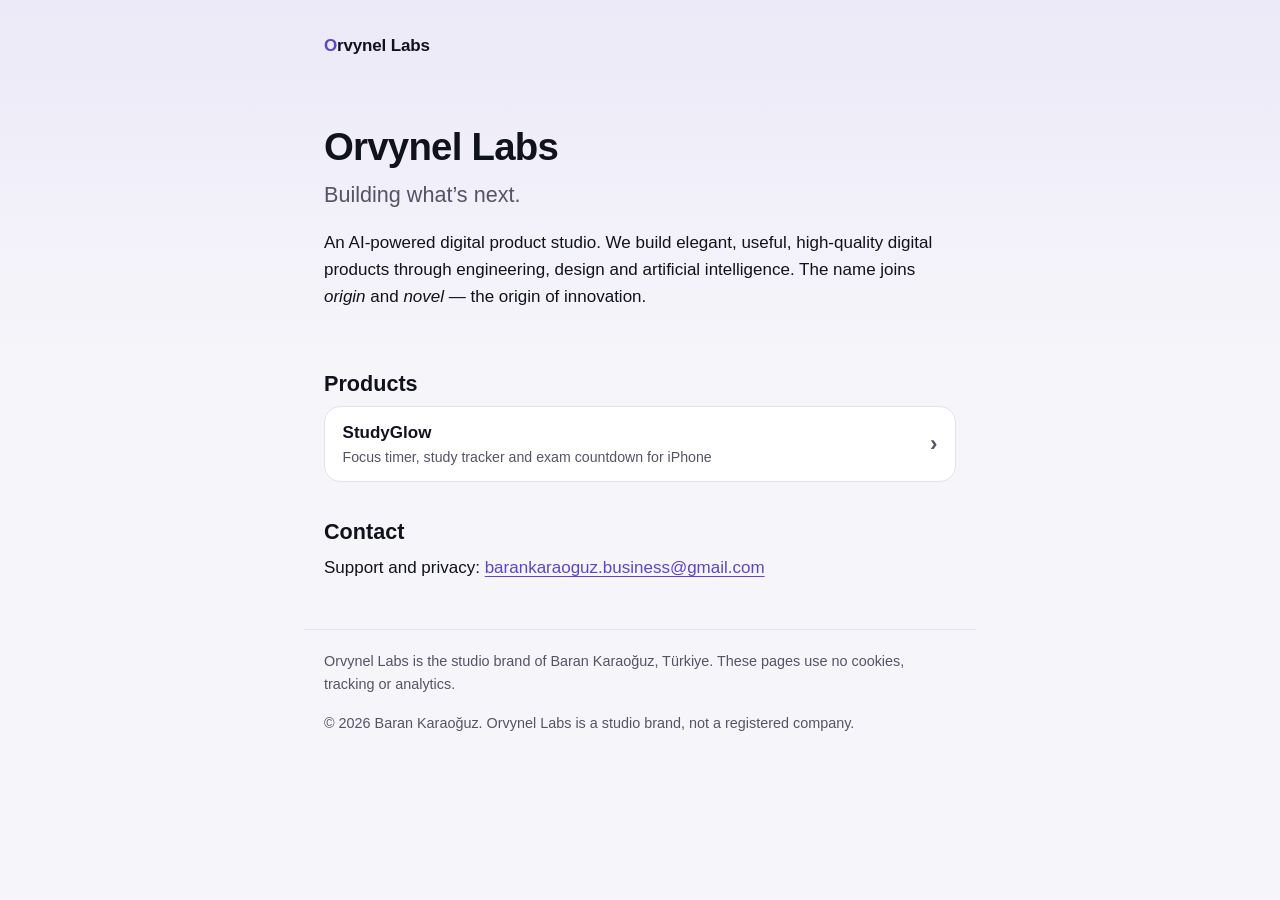
<file: index.html>
<!doctype html>
<html lang="en">
<head>
  <meta charset="utf-8">
  <meta name="viewport" content="width=device-width, initial-scale=1">
  <title>Orvynel Labs</title>
  <meta name="description" content="Orvynel Labs builds elegant, useful digital products with engineering, design and AI.">
  <link rel="stylesheet" href="assets/styles.css">
</head>
<body class="theme-orvynel">
  <a class="skip-link" href="#content">Skip to content</a>
  <header class="site-header">
    <a class="brand" href="./">
      <span class="wordmark">Orvynel Labs</span>
    </a>
  </header>

  <main id="content">
    <section class="hero" aria-labelledby="title">
      <h1 id="title">Orvynel Labs</h1>
      <p class="tagline">Building what’s next.</p>
      <p>
        An AI-powered digital product studio. We build elegant, useful, high-quality digital products through
        engineering, design and artificial intelligence. The name joins <em>origin</em> and <em>novel</em> — the
        origin of innovation.
      </p>
    </section>

    <h2>Products</h2>
    <ul class="links">
      <li><a href="studyglow/"><span>StudyGlow<small>Focus timer, study tracker and exam countdown for iPhone</small></span></a></li>
    </ul>

    <h2>Contact</h2>
    <p>Support and privacy: <a href="mailto:barankaraoguz.business@gmail.com">barankaraoguz.business@gmail.com</a></p>
  </main>

  <footer class="site-footer">
    <p>Orvynel Labs is the studio brand of Baran Karaoğuz, Türkiye. These pages use no cookies, tracking or analytics.</p>
    <p>© 2026 Baran Karaoğuz. Orvynel Labs is a studio brand, not a registered company.</p>
  </footer>
</body>
</html>
</file>
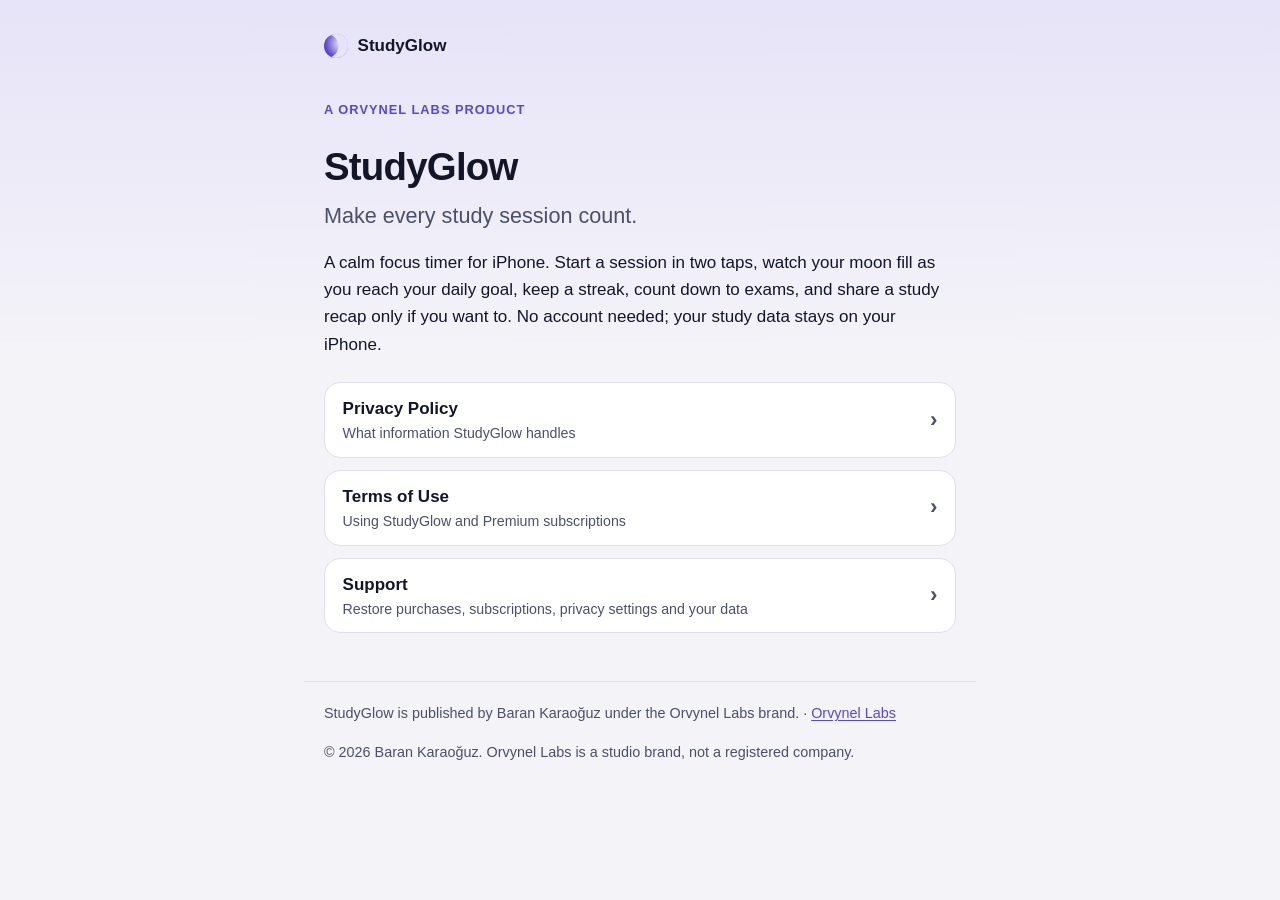
<file: studyglow/index.html>
<!doctype html>
<html lang="en">
<head>
  <meta charset="utf-8">
  <meta name="viewport" content="width=device-width, initial-scale=1">
  <title>StudyGlow — Orvynel Labs</title>
  <meta name="description" content="StudyGlow: a calm focus timer, study tracker and exam countdown for iPhone.">
  <link rel="stylesheet" href="../assets/styles.css">
</head>
<body>
  <a class="skip-link" href="#content">Skip to content</a>
  <header class="site-header">
    <a class="brand" href="./"><span class="moon" aria-hidden="true"></span>StudyGlow</a>
  </header>

  <main id="content">
    <section class="hero" aria-labelledby="title">
      <p class="eyebrow">A Orvynel Labs product</p>
      <h1 id="title">StudyGlow</h1>
      <p class="tagline">Make every study session count.</p>
      <p>
        A calm focus timer for iPhone. Start a session in two taps, watch your moon fill as you reach your daily
        goal, keep a streak, count down to exams, and share a study recap only if you want to. No account needed;
        your study data stays on your iPhone.
      </p>
    </section>

    <ul class="links">
      <li><a href="privacy/"><span>Privacy Policy<small>What information StudyGlow handles</small></span></a></li>
      <li><a href="terms/"><span>Terms of Use<small>Using StudyGlow and Premium subscriptions</small></span></a></li>
      <li><a href="support/"><span>Support<small>Restore purchases, subscriptions, privacy settings and your data</small></span></a></li>
    </ul>
  </main>

  <footer class="site-footer">
    <p>StudyGlow is published by Baran Karaoğuz under the Orvynel Labs brand. · <a href="../">Orvynel Labs</a></p>
    <p>© 2026 Baran Karaoğuz. Orvynel Labs is a studio brand, not a registered company.</p>
  </footer>
</body>
</html>
</file>
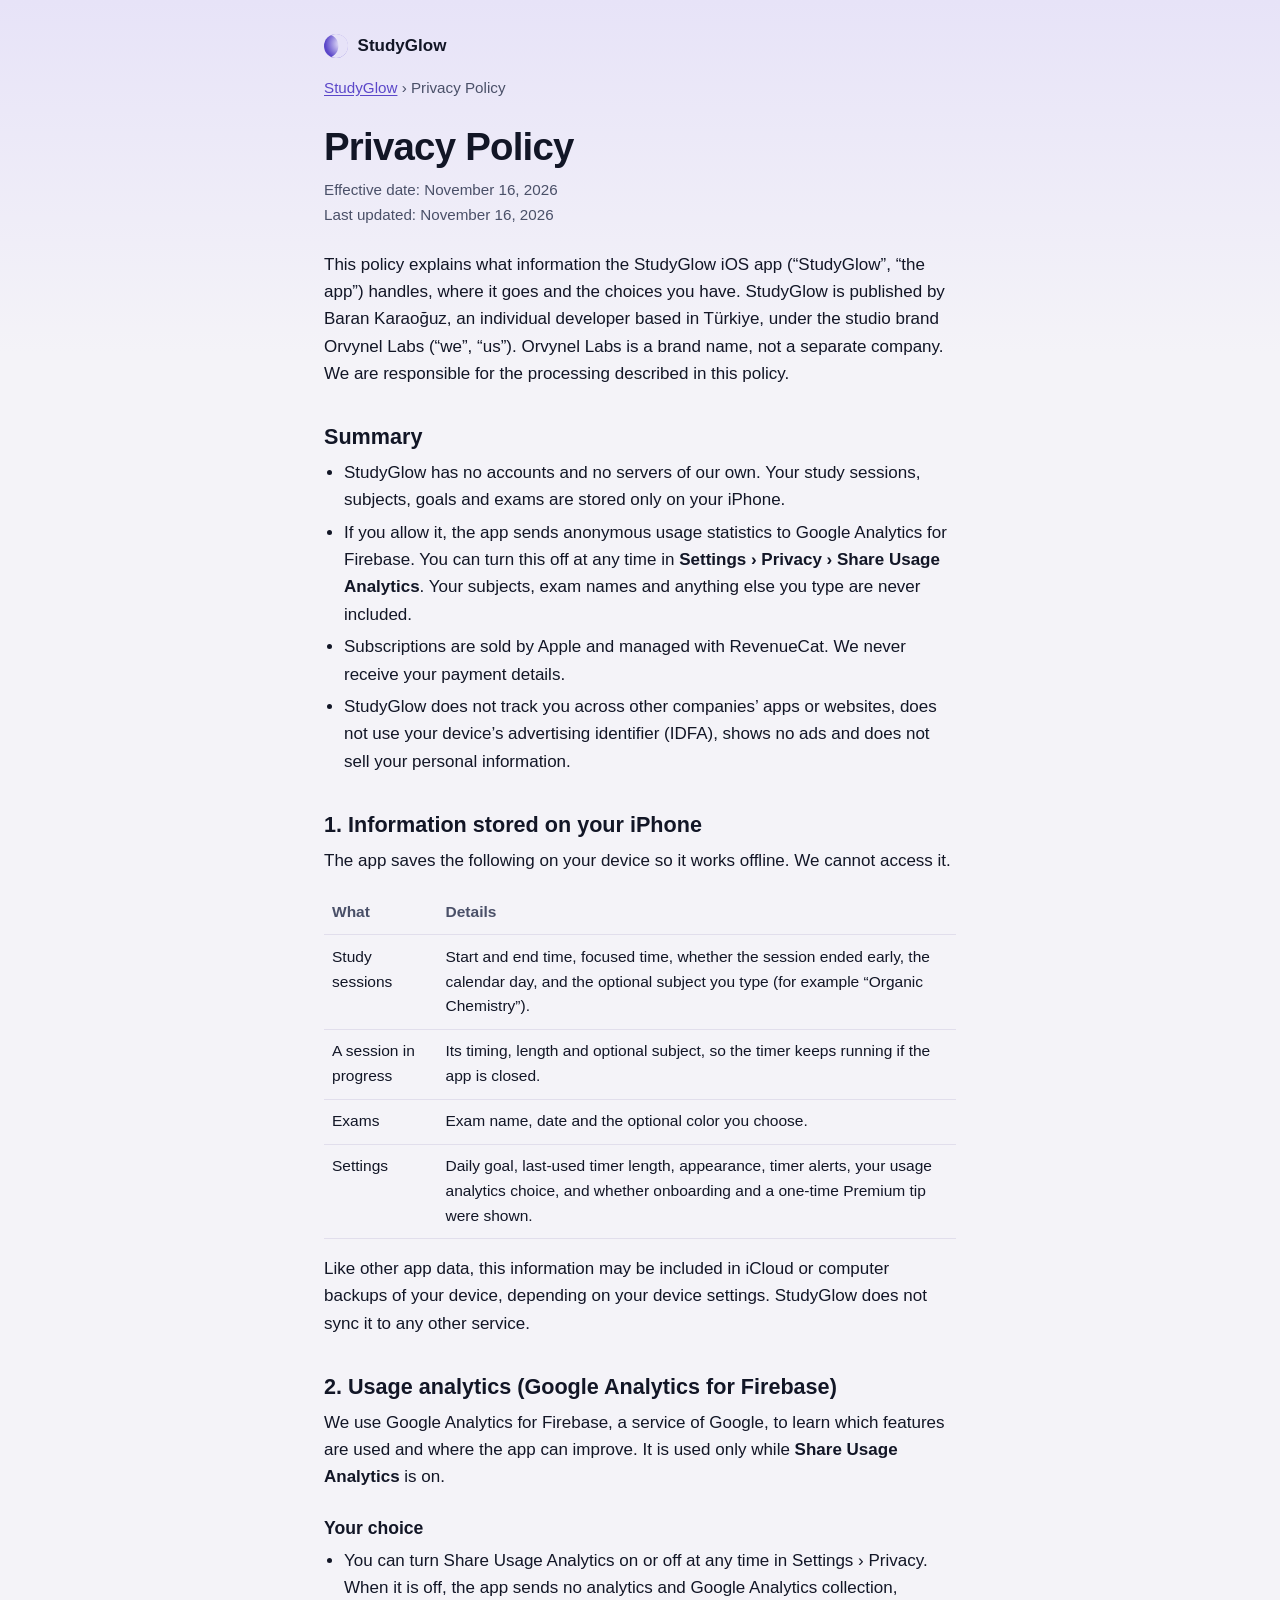
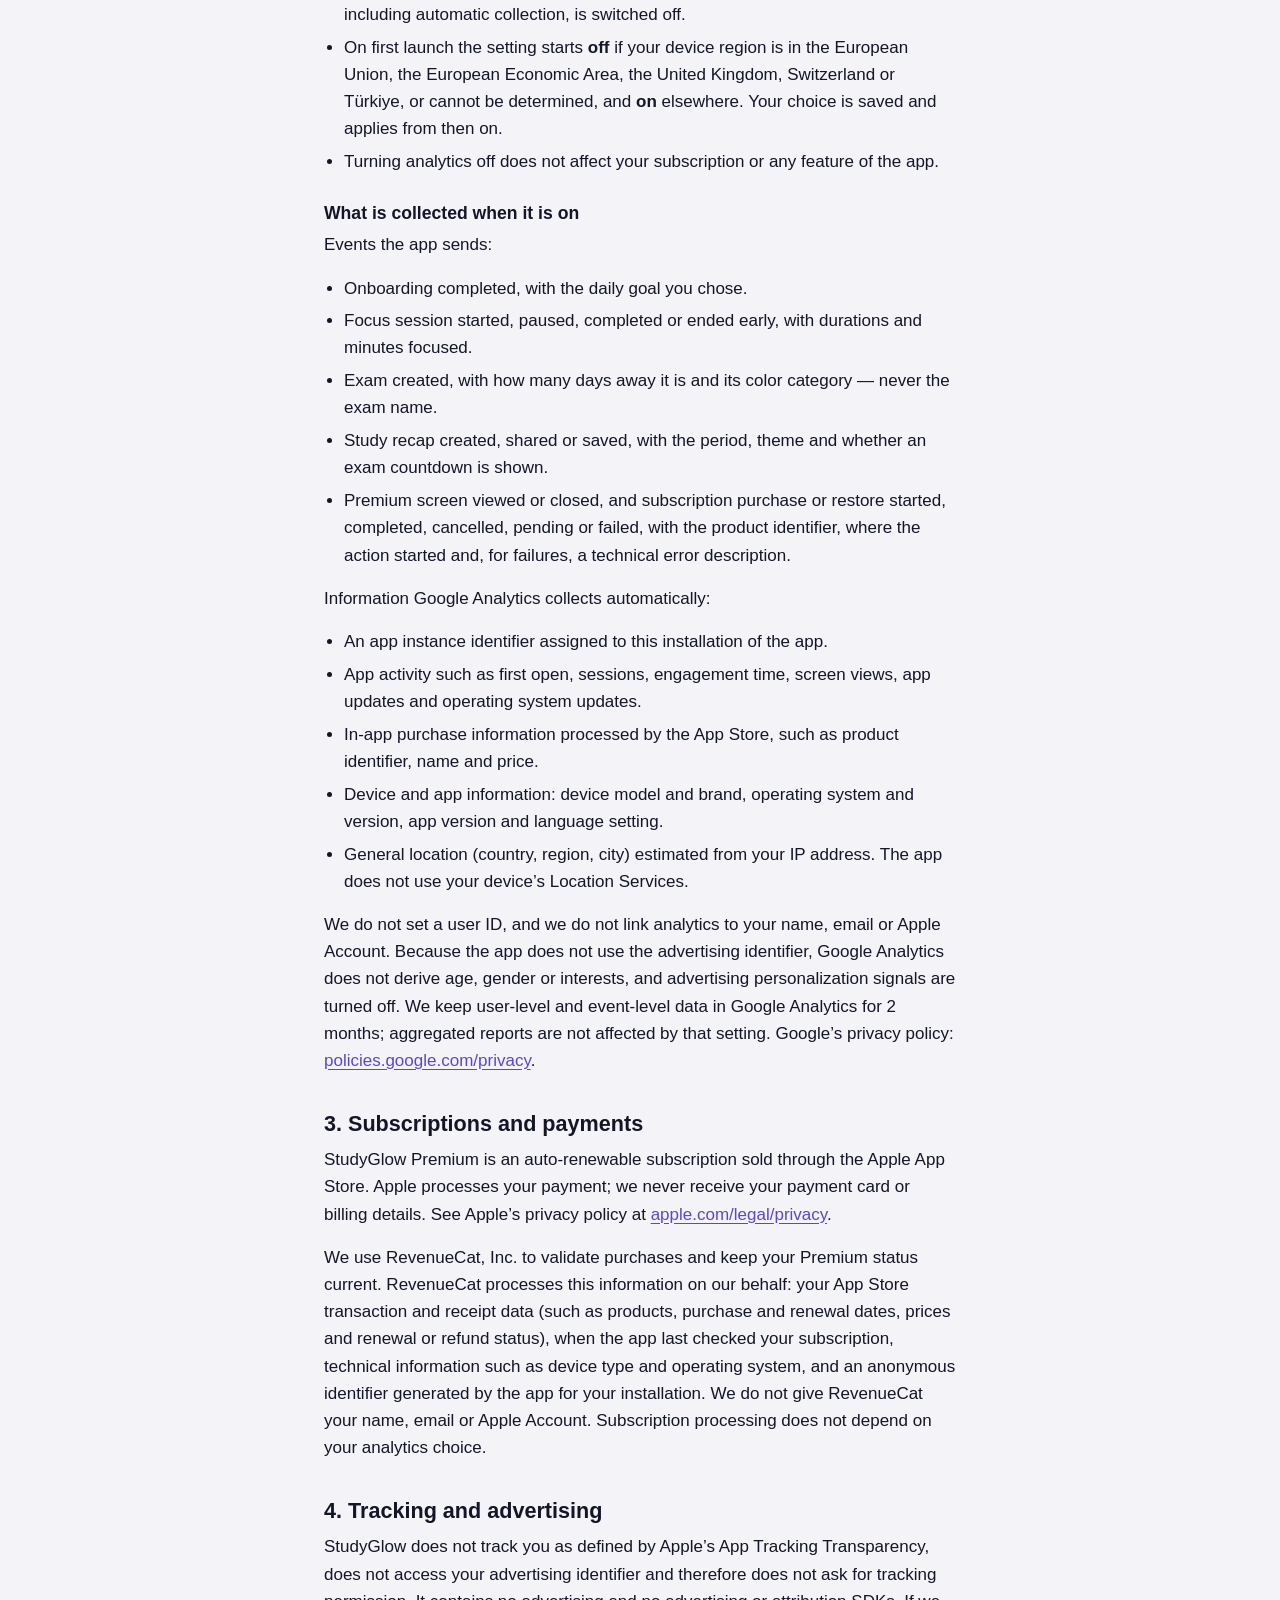
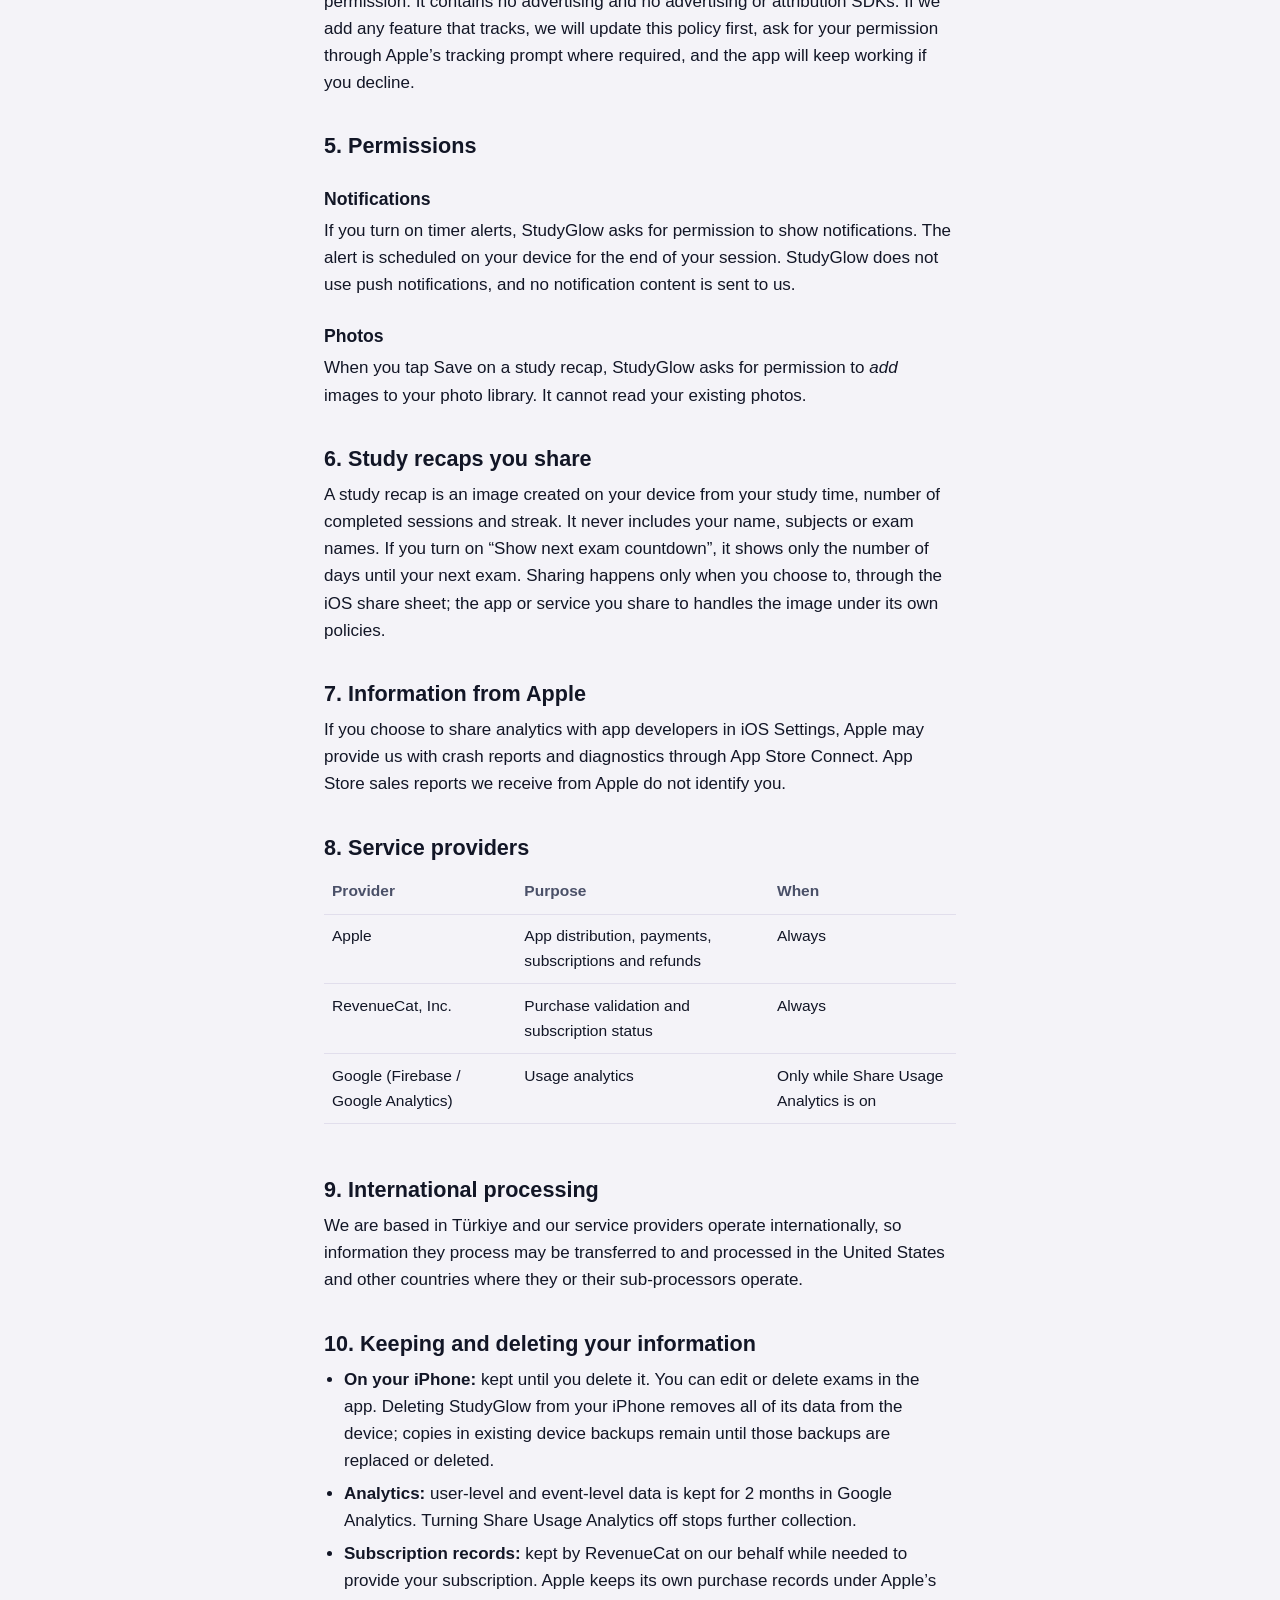
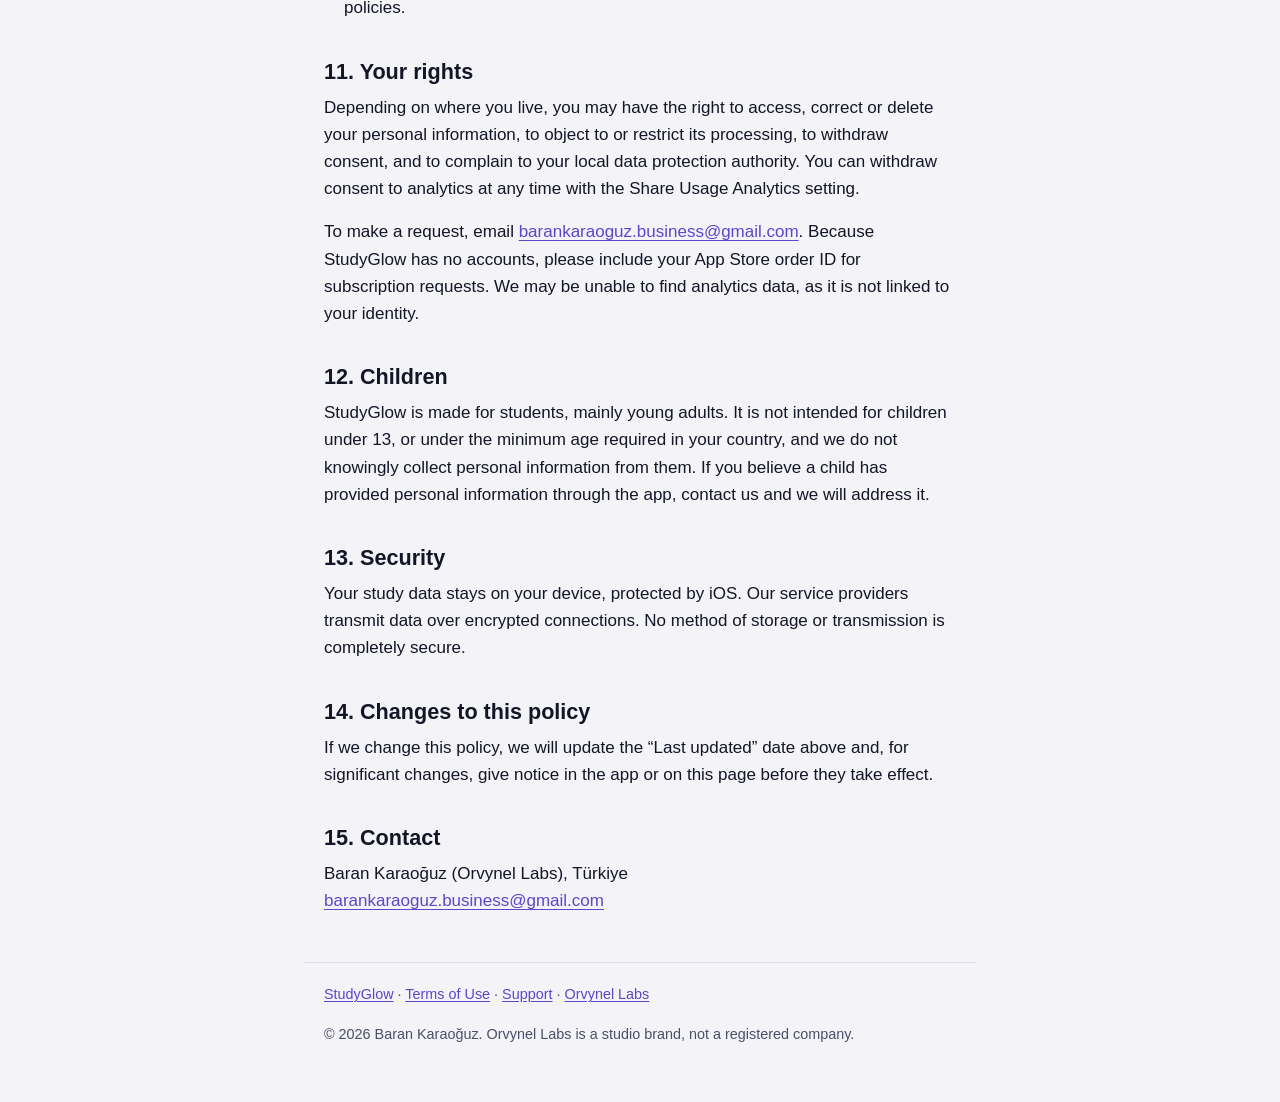
<file: studyglow/privacy/index.html>
<!doctype html>
<html lang="en">
<head>
  <meta charset="utf-8">
  <meta name="viewport" content="width=device-width, initial-scale=1">
  <title>StudyGlow Privacy Policy</title>
  <meta name="description" content="How StudyGlow handles your information.">
  <link rel="stylesheet" href="../../assets/styles.css">
</head>
<body>
  <a class="skip-link" href="#content">Skip to content</a>
  <header class="site-header">
    <a class="brand" href="../"><span class="moon" aria-hidden="true"></span>StudyGlow</a>
  </header>

  <main id="content">
    <nav class="breadcrumb" aria-label="Breadcrumb"><a href="../">StudyGlow</a> › Privacy Policy</nav>
    <h1>Privacy Policy</h1>
    <p class="meta">
      <span>Effective date: November 16, 2026</span>
      <span>Last updated: November 16, 2026</span>
    </p>


    <p>
      This policy explains what information the StudyGlow iOS app (“StudyGlow”, “the app”) handles, where it goes
      and the choices you have. StudyGlow is published by Baran Karaoğuz, an individual developer based in
      Türkiye, under the studio brand Orvynel Labs (“we”, “us”). Orvynel Labs is a brand name, not a separate
      company. We are responsible for the processing described in this policy.
    </p>

    <h2 id="summary">Summary</h2>
    <ul>
      <li>StudyGlow has no accounts and no servers of our own. Your study sessions, subjects, goals and exams are
        stored only on your iPhone.</li>
      <li>If you allow it, the app sends anonymous usage statistics to Google Analytics for Firebase. You can turn
        this off at any time in <strong>Settings › Privacy › Share Usage Analytics</strong>. Your subjects, exam
        names and anything else you type are never included.</li>
      <li>Subscriptions are sold by Apple and managed with RevenueCat. We never receive your payment details.</li>
      <li>StudyGlow does not track you across other companies’ apps or websites, does not use your device’s
        advertising identifier (IDFA), shows no ads and does not sell your personal information.</li>
    </ul>

    <h2 id="on-device">1. Information stored on your iPhone</h2>
    <p>The app saves the following on your device so it works offline. We cannot access it.</p>
    <div class="table-wrap">
      <table>
        <thead><tr><th scope="col">What</th><th scope="col">Details</th></tr></thead>
        <tbody>
          <tr><td>Study sessions</td><td>Start and end time, focused time, whether the session ended early, the
            calendar day, and the optional subject you type (for example “Organic Chemistry”).</td></tr>
          <tr><td>A session in progress</td><td>Its timing, length and optional subject, so the timer keeps running
            if the app is closed.</td></tr>
          <tr><td>Exams</td><td>Exam name, date and the optional color you choose.</td></tr>
          <tr><td>Settings</td><td>Daily goal, last-used timer length, appearance, timer alerts, your usage
            analytics choice, and whether onboarding and a one-time Premium tip were shown.</td></tr>
        </tbody>
      </table>
    </div>
    <p>
      Like other app data, this information may be included in iCloud or computer backups of your device,
      depending on your device settings. StudyGlow does not sync it to any other service.
    </p>

    <h2 id="analytics">2. Usage analytics (Google Analytics for Firebase)</h2>
    <p>
      We use Google Analytics for Firebase, a service of Google, to learn which features are used and where the app
      can improve. It is used only while <strong>Share Usage Analytics</strong> is on.
    </p>
    <h3>Your choice</h3>
    <ul>
      <li>You can turn Share Usage Analytics on or off at any time in Settings › Privacy. When it is off, the app
        sends no analytics and Google Analytics collection, including automatic collection, is switched off.</li>
      <li>On first launch the setting starts <strong>off</strong> if your device region is in the European Union,
        the European Economic Area, the United Kingdom, Switzerland or Türkiye, or cannot be determined, and
        <strong>on</strong> elsewhere. Your choice is saved and applies from then on.</li>
      <li>Turning analytics off does not affect your subscription or any feature of the app.</li>
    </ul>
    <h3>What is collected when it is on</h3>
    <p>Events the app sends:</p>
    <ul>
      <li>Onboarding completed, with the daily goal you chose.</li>
      <li>Focus session started, paused, completed or ended early, with durations and minutes focused.</li>
      <li>Exam created, with how many days away it is and its color category — never the exam name.</li>
      <li>Study recap created, shared or saved, with the period, theme and whether an exam countdown is shown.</li>
      <li>Premium screen viewed or closed, and subscription purchase or restore started, completed, cancelled,
        pending or failed, with the product identifier, where the action started and, for failures, a technical
        error description.</li>
    </ul>
    <p>Information Google Analytics collects automatically:</p>
    <ul>
      <li>An app instance identifier assigned to this installation of the app.</li>
      <li>App activity such as first open, sessions, engagement time, screen views, app updates and operating
        system updates.</li>
      <li>In-app purchase information processed by the App Store, such as product identifier, name and price.</li>
      <li>Device and app information: device model and brand, operating system and version, app version and
        language setting.</li>
      <li>General location (country, region, city) estimated from your IP address. The app does not use your
        device’s Location Services.</li>
    </ul>
    <p>
      We do not set a user ID, and we do not link analytics to your name, email or Apple Account. Because the app
      does not use the advertising identifier, Google Analytics does not derive age, gender or interests, and
      advertising personalization signals are turned off. We keep user-level and event-level data in Google
      Analytics for 2 months; aggregated reports are not affected by that setting. Google’s privacy policy:
      <a href="https://policies.google.com/privacy">policies.google.com/privacy</a>.
    </p>

    <h2 id="purchases">3. Subscriptions and payments</h2>
    <p>
      StudyGlow Premium is an auto-renewable subscription sold through the Apple App Store. Apple processes your
      payment; we never receive your payment card or billing details. See Apple’s privacy policy at
      <a href="https://www.apple.com/legal/privacy/">apple.com/legal/privacy</a>.
    </p>
    <p>
      We use RevenueCat, Inc. to validate purchases and keep your Premium status current. RevenueCat processes this
      information on our behalf: your App Store transaction and receipt data (such as products, purchase and renewal
      dates, prices and renewal or refund status), when the app last checked your subscription, technical
      information such as device type and operating system, and an anonymous identifier generated by the app for
      your installation. We do not give RevenueCat your name, email or Apple Account. Subscription processing does
      not depend on your analytics choice.
    </p>

    <h2 id="tracking">4. Tracking and advertising</h2>
    <p>
      StudyGlow does not track you as defined by Apple’s App Tracking Transparency, does not access your
      advertising identifier and therefore does not ask for tracking permission. It contains no advertising and no
      advertising or attribution SDKs. If we add any feature that tracks, we will update this policy first, ask for
      your permission through Apple’s tracking prompt where required, and the app will keep working if you decline.
    </p>

    <h2 id="permissions">5. Permissions</h2>
    <h3>Notifications</h3>
    <p>
      If you turn on timer alerts, StudyGlow asks for permission to show notifications. The alert is scheduled on
      your device for the end of your session. StudyGlow does not use push notifications, and no notification
      content is sent to us.
    </p>
    <h3>Photos</h3>
    <p>
      When you tap Save on a study recap, StudyGlow asks for permission to <em>add</em> images to your photo
      library. It cannot read your existing photos.
    </p>

    <h2 id="sharing">6. Study recaps you share</h2>
    <p>
      A study recap is an image created on your device from your study time, number of completed sessions and
      streak. It never includes your name, subjects or exam names. If you turn on “Show next exam countdown”, it
      shows only the number of days until your next exam. Sharing happens only when you choose to, through the iOS
      share sheet; the app or service you share to handles the image under its own policies.
    </p>

    <h2 id="apple">7. Information from Apple</h2>
    <p>
      If you choose to share analytics with app developers in iOS Settings, Apple may provide us with crash reports
      and diagnostics through App Store Connect. App Store sales reports we receive from Apple do not identify you.
    </p>

    <h2 id="providers">8. Service providers</h2>
    <div class="table-wrap">
      <table>
        <thead><tr><th scope="col">Provider</th><th scope="col">Purpose</th><th scope="col">When</th></tr></thead>
        <tbody>
          <tr><td>Apple</td><td>App distribution, payments, subscriptions and refunds</td><td>Always</td></tr>
          <tr><td>RevenueCat, Inc.</td><td>Purchase validation and subscription status</td><td>Always</td></tr>
          <tr><td>Google (Firebase / Google Analytics)</td><td>Usage analytics</td><td>Only while Share Usage
            Analytics is on</td></tr>
        </tbody>
      </table>
    </div>

    <h2 id="transfers">9. International processing</h2>
    <p>
      We are based in Türkiye and our service providers operate internationally, so information they process may
      be transferred to and processed in the United States and other countries where they or their
      sub-processors operate.
    </p>

    <h2 id="retention">10. Keeping and deleting your information</h2>
    <ul>
      <li><strong>On your iPhone:</strong> kept until you delete it. You can edit or delete exams in the app.
        Deleting StudyGlow from your iPhone removes all of its data from the device; copies in existing device
        backups remain until those backups are replaced or deleted.</li>
      <li><strong>Analytics:</strong> user-level and event-level data is kept for 2 months in Google Analytics.
        Turning Share Usage Analytics off stops further collection.</li>
      <li><strong>Subscription records:</strong> kept by RevenueCat on our behalf while needed to provide your
        subscription. Apple keeps its own purchase records under Apple’s policies.</li>
    </ul>

    <h2 id="rights">11. Your rights</h2>
    <p>
      Depending on where you live, you may have the right to access, correct or delete your personal information,
      to object to or restrict its processing, to withdraw consent, and to complain to your local data protection
      authority. You can withdraw consent to analytics at any time with the Share Usage Analytics setting.
    </p>
    <p>
      To make a request, email <a href="mailto:barankaraoguz.business@gmail.com">barankaraoguz.business@gmail.com</a>.
      Because StudyGlow has no accounts, please include your App Store order ID for subscription requests. We may
      be unable to find analytics data, as it is not linked to your identity.
    </p>

    <h2 id="children">12. Children</h2>
    <p>
      StudyGlow is made for students, mainly young adults. It is not intended for children under 13, or under the
      minimum age required in your country, and we do not knowingly collect personal information from them. If you
      believe a child has provided personal information through the app, contact us and we will address it.
    </p>

    <h2 id="security">13. Security</h2>
    <p>
      Your study data stays on your device, protected by iOS. Our service providers transmit data over encrypted
      connections. No method of storage or transmission is completely secure.
    </p>

    <h2 id="changes">14. Changes to this policy</h2>
    <p>
      If we change this policy, we will update the “Last updated” date above and, for significant changes, give
      notice in the app or on this page before they take effect.
    </p>

    <h2 id="contact">15. Contact</h2>
    <p>
      Baran Karaoğuz (Orvynel Labs), Türkiye<br>
      <a href="mailto:barankaraoguz.business@gmail.com">barankaraoguz.business@gmail.com</a>
    </p>
  </main>

  <footer class="site-footer">
    <p><a href="../">StudyGlow</a> · <a href="../terms/">Terms of Use</a> · <a href="../support/">Support</a> · <a href="../../">Orvynel Labs</a></p>
    <p>© 2026 Baran Karaoğuz. Orvynel Labs is a studio brand, not a registered company.</p>
  </footer>
</body>
</html>
</file>
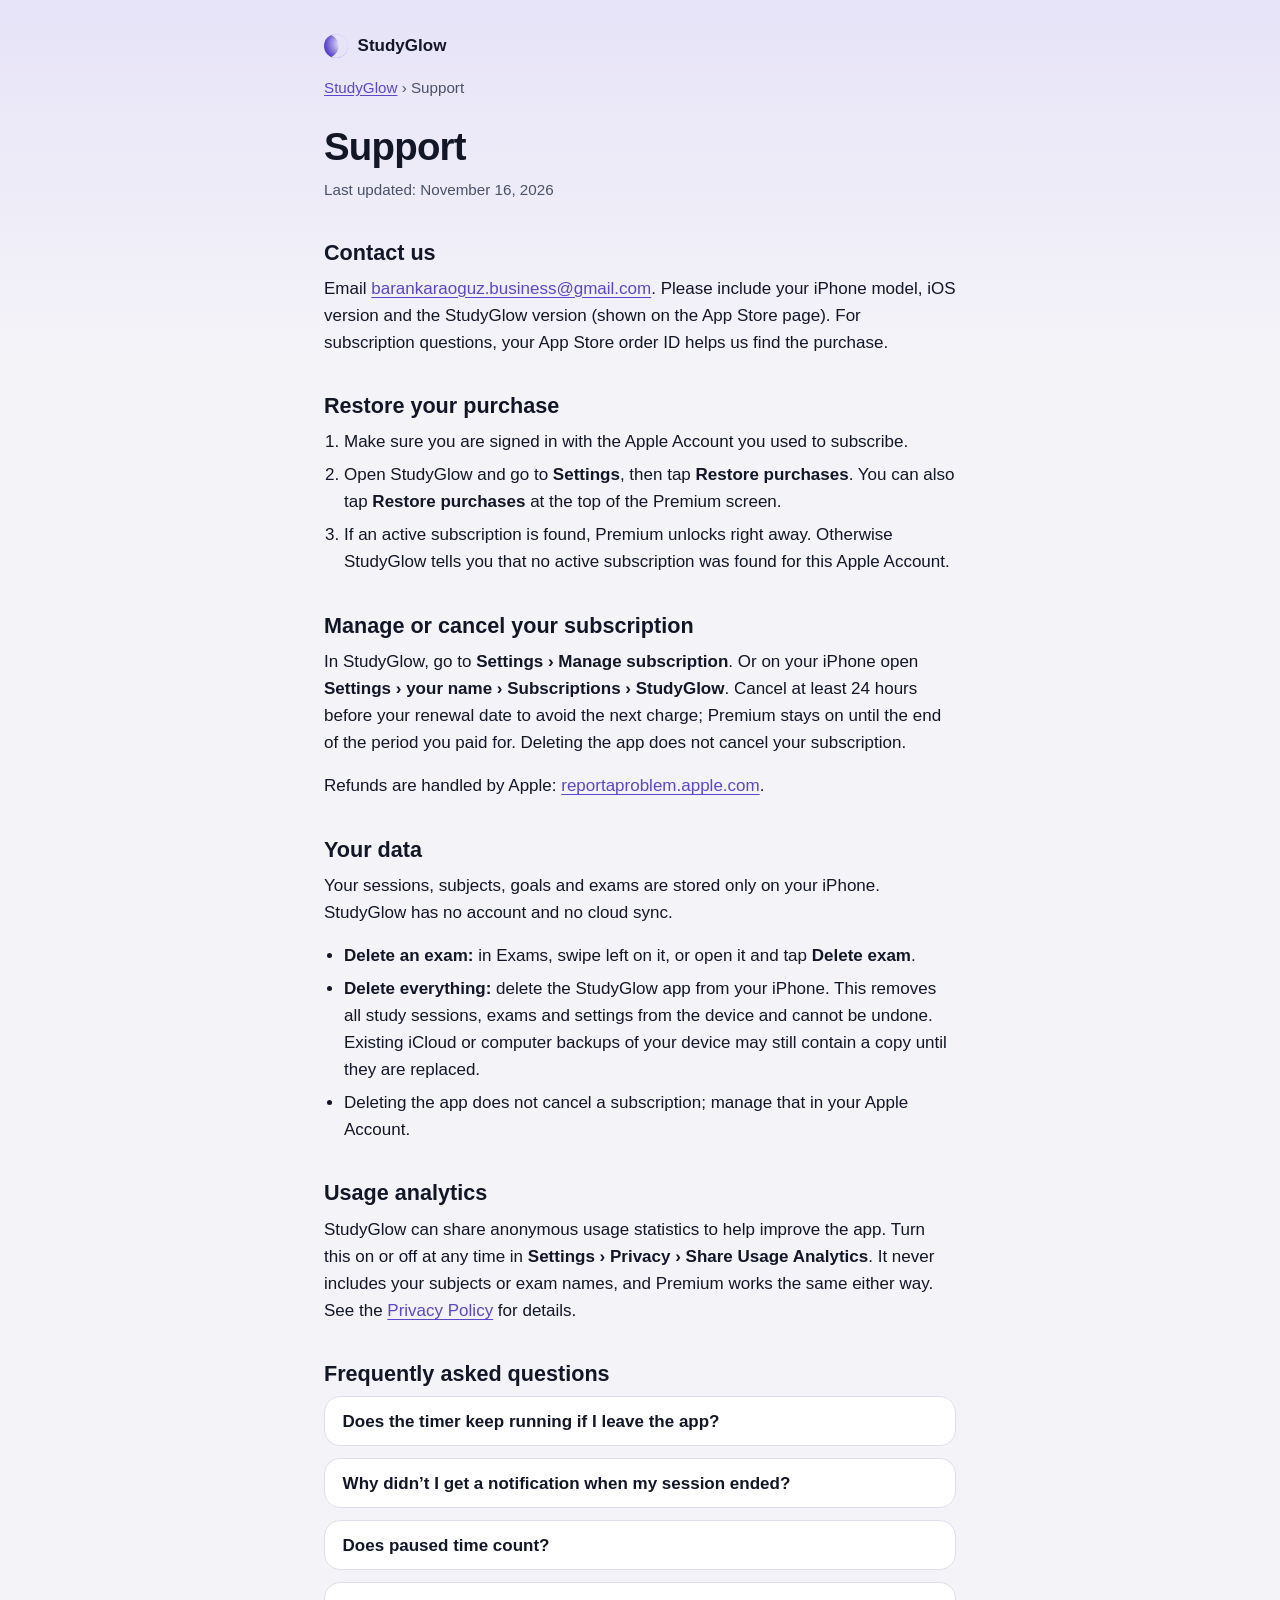
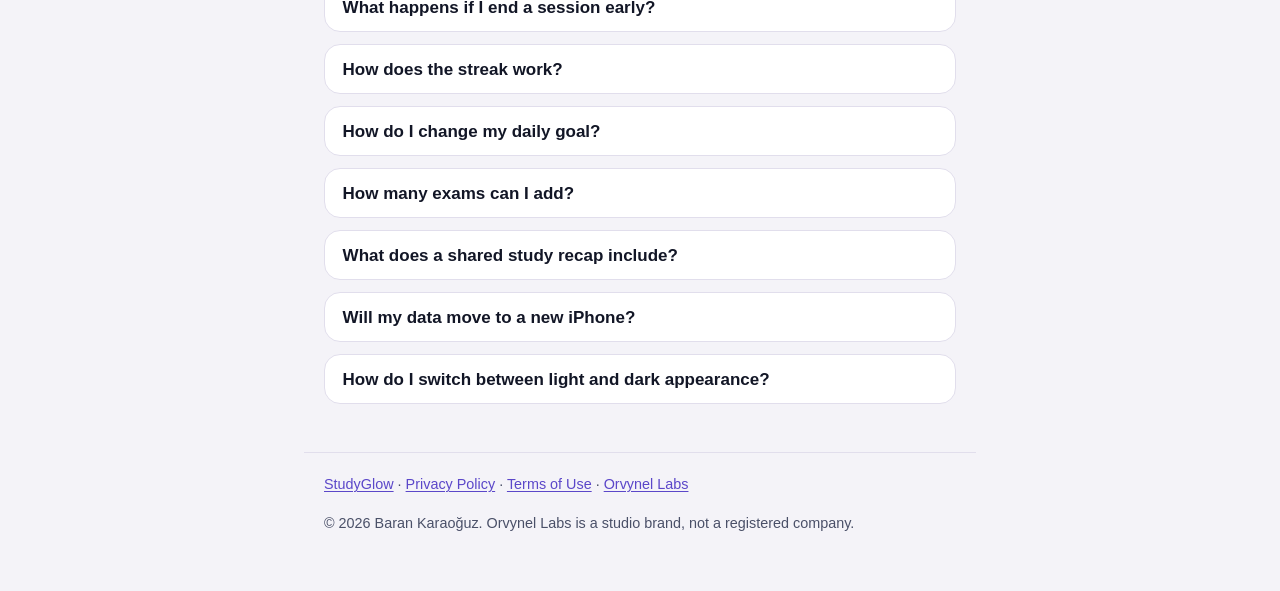
<file: studyglow/support/index.html>
<!doctype html>
<html lang="en">
<head>
  <meta charset="utf-8">
  <meta name="viewport" content="width=device-width, initial-scale=1">
  <title>StudyGlow Support</title>
  <meta name="description" content="Help with StudyGlow: subscriptions, restoring purchases and your data.">
  <link rel="stylesheet" href="../../assets/styles.css">
</head>
<body>
  <a class="skip-link" href="#content">Skip to content</a>
  <header class="site-header">
    <a class="brand" href="../"><span class="moon" aria-hidden="true"></span>StudyGlow</a>
  </header>

  <main id="content">
    <nav class="breadcrumb" aria-label="Breadcrumb"><a href="../">StudyGlow</a> › Support</nav>
    <h1>Support</h1>
    <p class="meta"><span>Last updated: November 16, 2026</span></p>


    <h2 id="contact">Contact us</h2>
    <p>
      Email <a href="mailto:barankaraoguz.business@gmail.com">barankaraoguz.business@gmail.com</a>. Please include your iPhone model, iOS version and the
      StudyGlow version (shown on the App Store page). For subscription questions, your App Store order ID helps
      us find the purchase.
    </p>

    <h2 id="restore">Restore your purchase</h2>
    <ol>
      <li>Make sure you are signed in with the Apple Account you used to subscribe.</li>
      <li>Open StudyGlow and go to <strong>Settings</strong>, then tap <strong>Restore purchases</strong>.
        You can also tap <strong>Restore purchases</strong> at the top of the Premium screen.</li>
      <li>If an active subscription is found, Premium unlocks right away. Otherwise StudyGlow tells you that no
        active subscription was found for this Apple Account.</li>
    </ol>

    <h2 id="manage">Manage or cancel your subscription</h2>
    <p>
      In StudyGlow, go to <strong>Settings › Manage subscription</strong>. Or on your iPhone open
      <strong>Settings › your name › Subscriptions › StudyGlow</strong>. Cancel at least 24 hours before your
      renewal date to avoid the next charge; Premium stays on until the end of the period you paid for. Deleting
      the app does not cancel your subscription.
    </p>
    <p>
      Refunds are handled by Apple: <a href="https://reportaproblem.apple.com">reportaproblem.apple.com</a>.
    </p>

    <h2 id="data">Your data</h2>
    <p>
      Your sessions, subjects, goals and exams are stored only on your iPhone. StudyGlow has no account and no
      cloud sync.
    </p>
    <ul>
      <li><strong>Delete an exam:</strong> in Exams, swipe left on it, or open it and tap
        <strong>Delete exam</strong>.</li>
      <li><strong>Delete everything:</strong> delete the StudyGlow app from your iPhone. This removes all study
        sessions, exams and settings from the device and cannot be undone. Existing iCloud or computer backups of
        your device may still contain a copy until they are replaced.</li>
      <li>Deleting the app does not cancel a subscription; manage that in your Apple Account.</li>
    </ul>
    <h2 id="analytics">Usage analytics</h2>
    <p>
      StudyGlow can share anonymous usage statistics to help improve the app. Turn this on or off at any time in
      <strong>Settings › Privacy › Share Usage Analytics</strong>. It never includes your subjects or exam names,
      and Premium works the same either way. See the <a href="../privacy/">Privacy Policy</a> for details.
    </p>

    <h2 id="faq">Frequently asked questions</h2>
    <details>
      <summary>Does the timer keep running if I leave the app?</summary>
      <p>
        Yes. StudyGlow keeps time from the moment you start, so the session continues while the app is in the
        background or closed. Turn on <strong>Notify me when time’s up</strong> before starting (or
        <strong>Timer completion alerts</strong> in Settings) to get an alert when it ends.
      </p>
    </details>
    <details>
      <summary>Why didn’t I get a notification when my session ended?</summary>
      <p>
        Check that timer alerts are on in StudyGlow and that notifications for StudyGlow are allowed in iOS
        Settings › Notifications. If you declined permission earlier, StudyGlow shows a shortcut to open iOS
        Settings.
      </p>
    </details>
    <details>
      <summary>Does paused time count?</summary>
      <p>No. Only focused time counts toward your session, daily goal and streak.</p>
    </details>
    <details>
      <summary>What happens if I end a session early?</summary>
      <p>
        If you focused for at least 1 minute, the time is saved and marked “Partial”. Ending in under a minute
        saves nothing.
      </p>
    </details>
    <details>
      <summary>How does the streak work?</summary>
      <p>
        A day counts toward your streak when one session reaches at least 10 focused minutes, including a partial
        session. Days follow your iPhone’s local calendar.
      </p>
    </details>
    <details>
      <summary>How do I change my daily goal?</summary>
      <p>Go to Settings › Daily goal and choose 30 minutes, 1 hour, 1.5 hours or 2 hours.</p>
    </details>
    <details>
      <summary>How many exams can I add?</summary>
      <p>Up to 3 upcoming exams on the free plan; unlimited with Premium. Past exams don’t count toward the limit.</p>
    </details>
    <details>
      <summary>What does a shared study recap include?</summary>
      <p>
        Your study time, number of completed sessions and streak for today or the last 7 days, with small
        StudyGlow branding. It never includes your name, subjects or exam names. An exam countdown (number of days
        only) appears only if you turn it on.
      </p>
    </details>
    <details>
      <summary>Will my data move to a new iPhone?</summary>
      <p>
        StudyGlow has no cloud sync. Your data moves with your device when you set up a new iPhone from an iCloud
        or computer backup of the old one. Premium can always be restored with Restore purchases.
      </p>
    </details>
    <details>
      <summary>How do I switch between light and dark appearance?</summary>
      <p>Go to Settings › Appearance and choose System, Dark or Light.</p>
    </details>
  </main>

  <footer class="site-footer">
    <p><a href="../">StudyGlow</a> · <a href="../privacy/">Privacy Policy</a> · <a href="../terms/">Terms of Use</a> · <a href="../../">Orvynel Labs</a></p>
    <p>© 2026 Baran Karaoğuz. Orvynel Labs is a studio brand, not a registered company.</p>
  </footer>
</body>
</html>
</file>
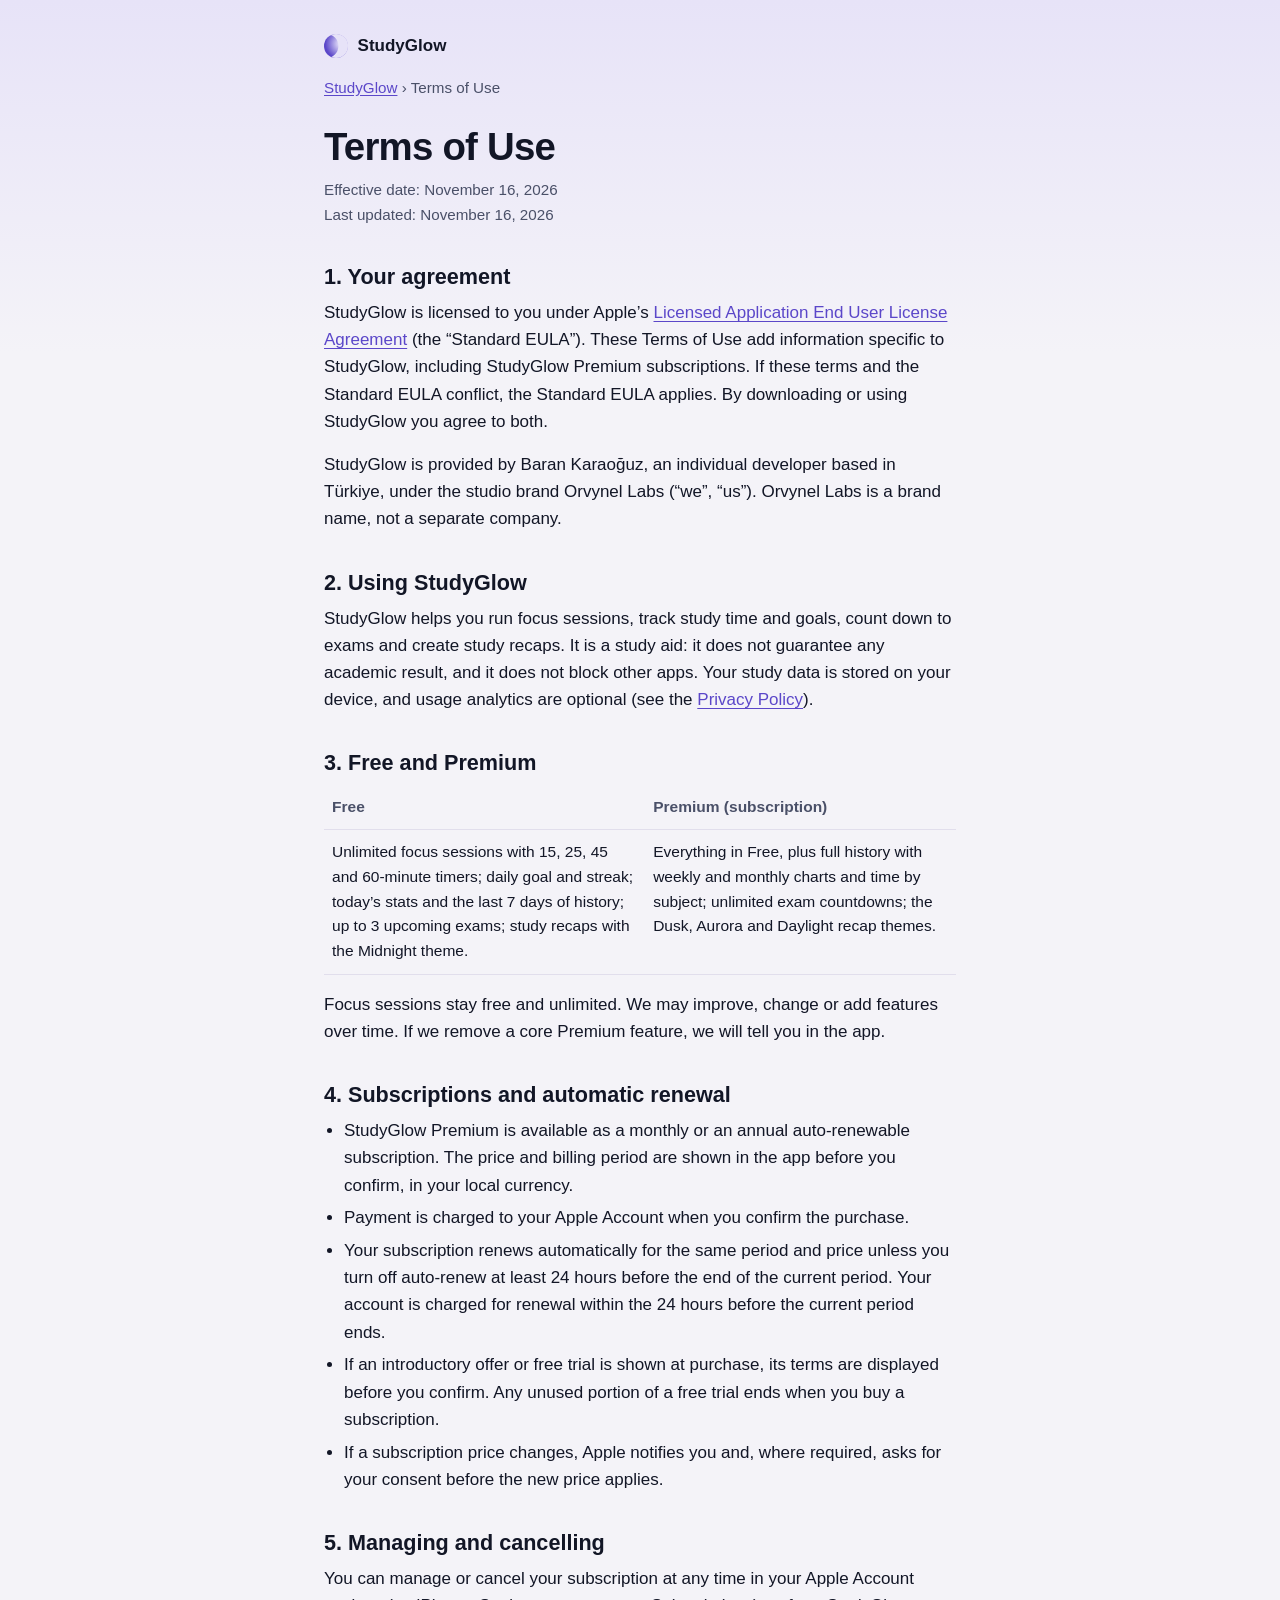
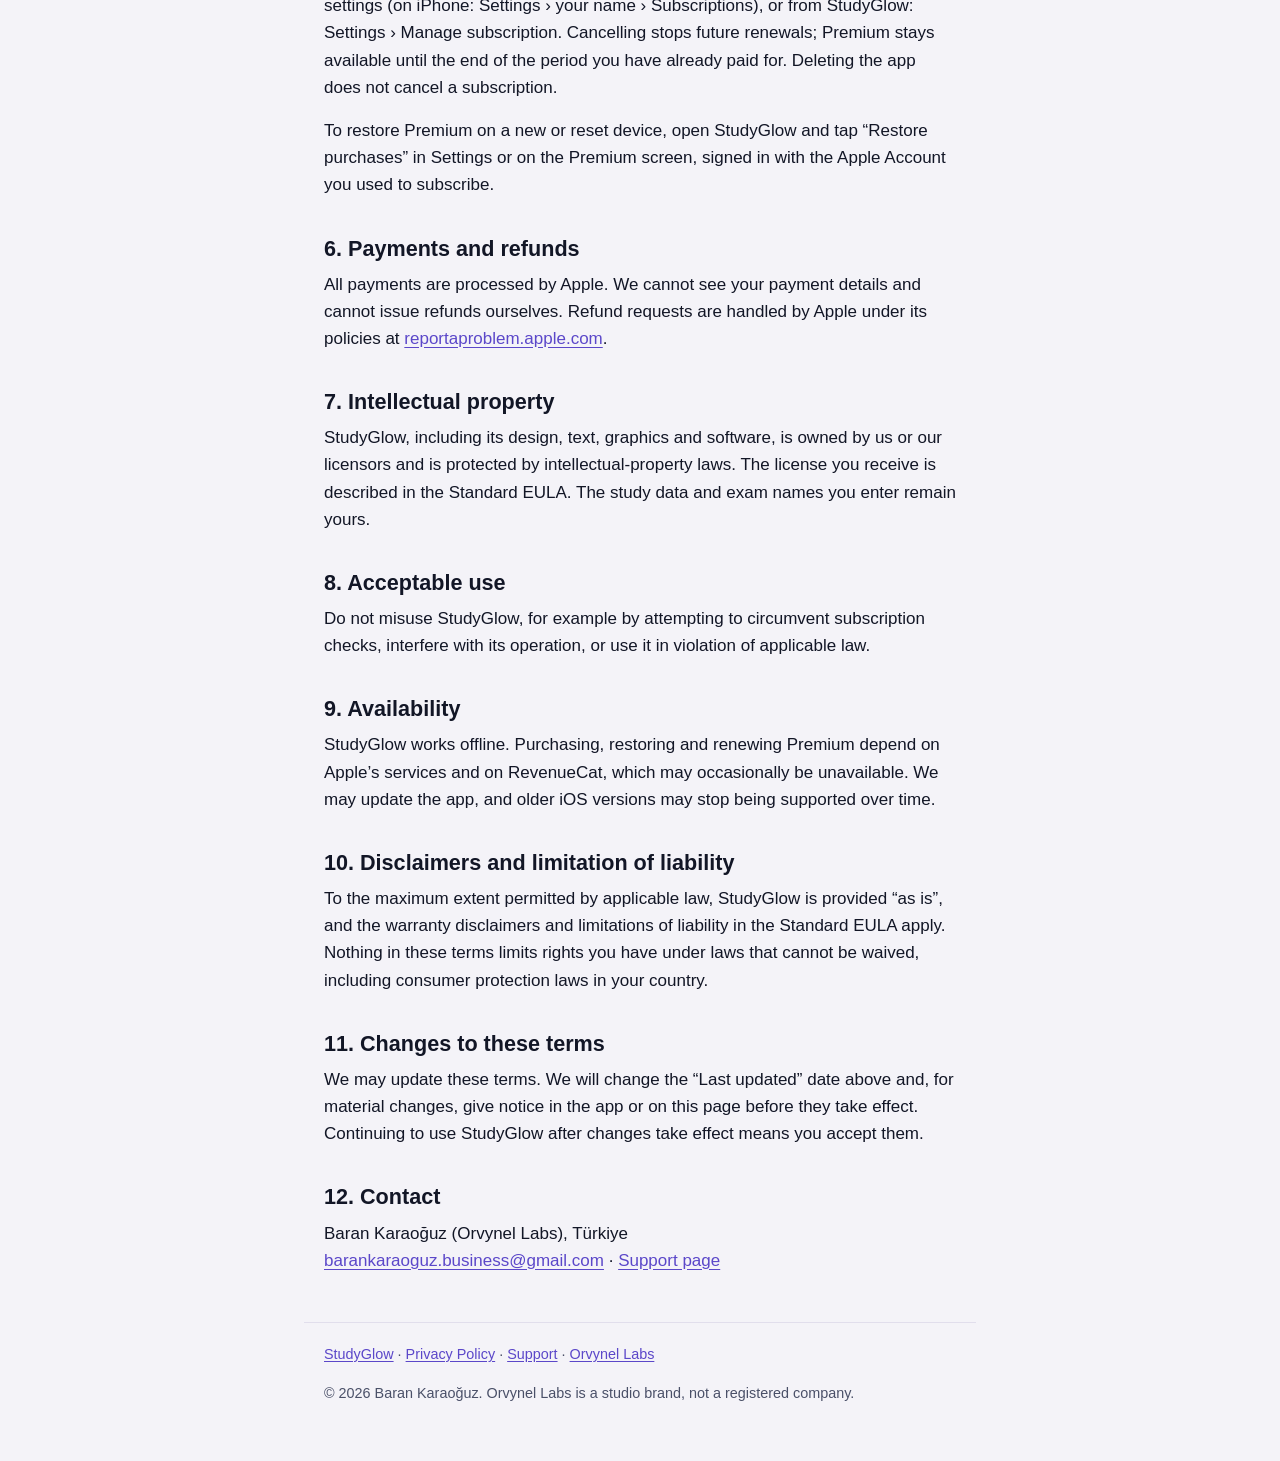
<file: studyglow/terms/index.html>
<!doctype html>
<html lang="en">
<head>
  <meta charset="utf-8">
  <meta name="viewport" content="width=device-width, initial-scale=1">
  <title>StudyGlow Terms of Use</title>
  <meta name="description" content="Terms for using StudyGlow and StudyGlow Premium.">
  <link rel="stylesheet" href="../../assets/styles.css">
</head>
<body>
  <a class="skip-link" href="#content">Skip to content</a>
  <header class="site-header">
    <a class="brand" href="../"><span class="moon" aria-hidden="true"></span>StudyGlow</a>
  </header>

  <main id="content">
    <nav class="breadcrumb" aria-label="Breadcrumb"><a href="../">StudyGlow</a> › Terms of Use</nav>
    <h1>Terms of Use</h1>
    <p class="meta">
      <span>Effective date: November 16, 2026</span>
      <span>Last updated: November 16, 2026</span>
    </p>


    <h2 id="agreement">1. Your agreement</h2>
    <p>
      StudyGlow is licensed to you under Apple’s
      <a href="https://www.apple.com/legal/internet-services/itunes/dev/stdeula/">Licensed Application End User
      License Agreement</a> (the “Standard EULA”). These Terms of Use add information specific to StudyGlow,
      including StudyGlow Premium subscriptions. If these terms and the Standard EULA conflict, the Standard EULA
      applies. By downloading or using StudyGlow you agree to both.
    </p>
    <p>
      StudyGlow is provided by Baran Karaoğuz, an individual developer based in Türkiye, under the studio brand
      Orvynel Labs (“we”, “us”). Orvynel Labs is a brand name, not a separate company.
    </p>

    <h2 id="app">2. Using StudyGlow</h2>
    <p>
      StudyGlow helps you run focus sessions, track study time and goals, count down to exams and create study
      recaps. It is a study aid: it does not guarantee any academic result, and it does not block other apps.
      Your study data is stored on your device, and usage analytics are optional (see the
      <a href="../privacy/">Privacy Policy</a>).
    </p>

    <h2 id="plans">3. Free and Premium</h2>
    <div class="table-wrap">
      <table>
        <thead><tr><th scope="col">Free</th><th scope="col">Premium (subscription)</th></tr></thead>
        <tbody>
          <tr>
            <td>Unlimited focus sessions with 15, 25, 45 and 60-minute timers; daily goal and streak; today’s stats
              and the last 7 days of history; up to 3 upcoming exams; study recaps with the Midnight theme.</td>
            <td>Everything in Free, plus full history with weekly and monthly charts and time by subject; unlimited
              exam countdowns; the Dusk, Aurora and Daylight recap themes.</td>
          </tr>
        </tbody>
      </table>
    </div>
    <p>
      Focus sessions stay free and unlimited. We may improve, change or add features over time. If we remove a
      core Premium feature, we will tell you in the app.
    </p>

    <h2 id="subscriptions">4. Subscriptions and automatic renewal</h2>
    <ul>
      <li>StudyGlow Premium is available as a monthly or an annual auto-renewable subscription. The price and
        billing period are shown in the app before you confirm, in your local currency.</li>
      <li>Payment is charged to your Apple Account when you confirm the purchase.</li>
      <li>Your subscription renews automatically for the same period and price unless you turn off auto-renew at
        least 24 hours before the end of the current period. Your account is charged for renewal within the
        24 hours before the current period ends.</li>
      <li>If an introductory offer or free trial is shown at purchase, its terms are displayed before you confirm.
        Any unused portion of a free trial ends when you buy a subscription.</li>
      <li>If a subscription price changes, Apple notifies you and, where required, asks for your consent before
        the new price applies.</li>
    </ul>

    <h2 id="cancel">5. Managing and cancelling</h2>
    <p>
      You can manage or cancel your subscription at any time in your Apple Account settings (on iPhone:
      Settings › your name › Subscriptions), or from StudyGlow: Settings › Manage subscription. Cancelling stops
      future renewals; Premium stays available until the end of the period you have already paid for. Deleting
      the app does not cancel a subscription.
    </p>
    <p>
      To restore Premium on a new or reset device, open StudyGlow and tap “Restore purchases” in Settings or on the
      Premium screen, signed in with the Apple Account you used to subscribe.
    </p>

    <h2 id="refunds">6. Payments and refunds</h2>
    <p>
      All payments are processed by Apple. We cannot see your payment details and cannot issue refunds ourselves.
      Refund requests are handled by Apple under its policies at
      <a href="https://reportaproblem.apple.com">reportaproblem.apple.com</a>.
    </p>

    <h2 id="ip">7. Intellectual property</h2>
    <p>
      StudyGlow, including its design, text, graphics and software, is owned by us or our licensors and is
      protected by intellectual-property laws. The license you receive is described in the Standard EULA. The
      study data and exam names you enter remain yours.
    </p>

    <h2 id="conduct">8. Acceptable use</h2>
    <p>
      Do not misuse StudyGlow, for example by attempting to circumvent subscription checks, interfere with its
      operation, or use it in violation of applicable law.
    </p>

    <h2 id="availability">9. Availability</h2>
    <p>
      StudyGlow works offline. Purchasing, restoring and renewing Premium depend on Apple’s services and on
      RevenueCat, which may occasionally be unavailable. We may update the app, and older iOS versions may stop
      being supported over time.
    </p>

    <h2 id="liability">10. Disclaimers and limitation of liability</h2>
    <p>
      To the maximum extent permitted by applicable law, StudyGlow is provided “as is”, and the warranty
      disclaimers and limitations of liability in the Standard EULA apply. Nothing in these terms limits rights
      you have under laws that cannot be waived, including consumer protection laws in your country.
    </p>

    <h2 id="changes">11. Changes to these terms</h2>
    <p>
      We may update these terms. We will change the “Last updated” date above and, for material changes, give
      notice in the app or on this page before they take effect. Continuing to use StudyGlow after changes take
      effect means you accept them.
    </p>

    <h2 id="contact">12. Contact</h2>
    <p>
      Baran Karaoğuz (Orvynel Labs), Türkiye<br>
      <a href="mailto:barankaraoguz.business@gmail.com">barankaraoguz.business@gmail.com</a> ·
      <a href="../support/">Support page</a>
    </p>
  </main>

  <footer class="site-footer">
    <p><a href="../">StudyGlow</a> · <a href="../privacy/">Privacy Policy</a> · <a href="../support/">Support</a> · <a href="../../">Orvynel Labs</a></p>
    <p>© 2026 Baran Karaoğuz. Orvynel Labs is a studio brand, not a registered company.</p>
  </footer>
</body>
</html>
</file>
<file: assets/styles.css>
/* Shared stylesheet for Orvynel Labs legal and support pages.
   Plain CSS, no external fonts or scripts. The default palette is StudyGlow "Midnight Glow";
   `body.theme-orvynel` switches to the Orvynel Labs studio palette (initial brand guidelines). */

:root {
  color-scheme: light dark;
  --bg: #F4F3F8;
  --surface: #FFFFFF;
  --border: #E1DEEC;
  --text: #121626;
  --text-secondary: #4A5068;
  --accent: #5B47C9;
  --link: #5B47C9;
  --sky: #E7E3F8;
  --radius: 16px;
  --measure: 42rem;
  --font: -apple-system, BlinkMacSystemFont, "SF Pro Text", "Segoe UI", Roboto, "Helvetica Neue", Arial, sans-serif;
}

@media (prefers-color-scheme: dark) {
  :root {
    --bg: #0B0F1A;
    --surface: #131828;
    --border: #232A40;
    --text: #EEECF6;
    --text-secondary: #B4B9CE;
    --accent: #B9A8FF;
    --link: #CFC4FF;
    --sky: #1A2038;
  }
}

*, *::before, *::after { box-sizing: border-box; }

html { -webkit-text-size-adjust: 100%; }

body {
  margin: 0;
  background: var(--bg) linear-gradient(180deg, var(--sky) 0, var(--bg) 22rem) no-repeat;
  color: var(--text);
  font-family: var(--font);
  font-size: 1.0625rem;
  line-height: 1.6;
}

.skip-link {
  position: absolute;
  left: -999px;
  top: 0.5rem;
  padding: 0.5rem 1rem;
  background: var(--surface);
  color: var(--link);
  border-radius: 8px;
}
.skip-link:focus { left: 0.5rem; }

.site-header, main, .site-footer {
  max-width: var(--measure);
  margin: 0 auto;
  padding: 0 1.25rem;
}

.site-header {
  display: flex;
  align-items: center;
  gap: 0.75rem;
  padding-top: 1.5rem;
  padding-bottom: 0.5rem;
}

.brand {
  display: inline-flex;
  align-items: center;
  gap: 0.6rem;
  min-height: 44px;
  color: var(--text);
  font-weight: 600;
  text-decoration: none;
}

/* A small moon mark drawn in CSS (no image request). */
.moon {
  width: 1.5rem;
  height: 1.5rem;
  border-radius: 50%;
  background: radial-gradient(circle at 70% 40%, #F4F1FF 0, var(--accent) 70%);
  box-shadow: inset -0.6rem 0 0 0 var(--sky);
  flex: none;
}

nav.breadcrumb { font-size: 0.95rem; color: var(--text-secondary); }
nav.breadcrumb a { color: var(--link); }

h1 { font-size: clamp(1.9rem, 6vw, 2.4rem); line-height: 1.2; letter-spacing: -0.02em; margin: 1.5rem 0 0.5rem; }
h2 { font-size: 1.35rem; line-height: 1.3; margin: 2.25rem 0 0.5rem; }
h3 { font-size: 1.1rem; margin: 1.5rem 0 0.25rem; }

p, ul, ol, table { margin: 0 0 1rem; }
ul, ol { padding-left: 1.25rem; }
li + li { margin-top: 0.35rem; }

a { color: var(--link); text-underline-offset: 0.15em; }
a:focus-visible { outline: 3px solid var(--accent); outline-offset: 2px; border-radius: 4px; }

.meta { color: var(--text-secondary); font-size: 0.95rem; margin-bottom: 1.5rem; }
.meta > span { display: block; }


.card {
  background: var(--surface);
  border: 1px solid var(--border);
  border-radius: var(--radius);
  padding: 1rem 1.25rem;
  margin: 0 0 1rem;
}

.links { list-style: none; padding: 0; }
.links li + li { margin-top: 0.75rem; }
.links a {
  display: flex;
  align-items: center;
  justify-content: space-between;
  min-height: 56px;
  padding: 0.75rem 1.1rem;
  background: var(--surface);
  border: 1px solid var(--border);
  border-radius: var(--radius);
  color: var(--text);
  font-weight: 600;
  text-decoration: none;
}
.links a::after { content: "›"; color: var(--text-secondary); font-size: 1.4rem; line-height: 1; }
.links small { display: block; color: var(--text-secondary); font-weight: 400; }

table { width: 100%; border-collapse: collapse; font-size: 0.97rem; }
th, td { text-align: left; vertical-align: top; padding: 0.6rem 0.5rem; border-bottom: 1px solid var(--border); }
th { color: var(--text-secondary); font-weight: 600; }
.table-wrap { overflow-x: auto; }


details { background: var(--surface); border: 1px solid var(--border); border-radius: var(--radius); padding: 0 1.1rem; margin: 0 0 0.75rem; }
summary { cursor: pointer; font-weight: 600; min-height: 48px; display: flex; align-items: center; }
details[open] summary { border-bottom: 1px solid var(--border); margin-bottom: 0.75rem; }
details > :last-child { margin-bottom: 1rem; }

.site-footer {
  margin-top: 3rem;
  padding-top: 1.25rem;
  padding-bottom: 2.5rem;
  border-top: 1px solid var(--border);
  color: var(--text-secondary);
  font-size: 0.9rem;
}

/* Orvynel Labs studio palette: dark is the brand (#10121C / #BBAAFF / #FFFFFF / #A5A3B2); light is derived. */
body.theme-orvynel {
  --bg: #F6F5FA;
  --surface: #FFFFFF;
  --border: #E3E1EC;
  --text: #10121C;
  --text-secondary: #555366;
  --accent: #5B47C9;
  --link: #5B47C9;
  --sky: #ECE9F8;
}

@media (prefers-color-scheme: dark) {
  body.theme-orvynel {
    --bg: #10121C;
    --surface: #191C2A;
    --border: #2A2E40;
    --text: #FFFFFF;
    --text-secondary: #A5A3B2;
    --accent: #BBAAFF;
    --link: #BBAAFF;
    --sky: #171A28;
  }
}

/* Temporary text wordmark until the visual identity is finalized. */
.wordmark { font-weight: 700; letter-spacing: -0.01em; }
.wordmark::first-letter { color: var(--accent); }

.hero { padding: 1.5rem 0 0.5rem; }
.hero .tagline { font-size: clamp(1.15rem, 4vw, 1.35rem); color: var(--text-secondary); margin-top: 0; }
.eyebrow { text-transform: uppercase; letter-spacing: 0.08em; font-size: 0.8rem; font-weight: 600; color: var(--accent); margin: 0; }

@media (prefers-reduced-motion: no-preference) {
  a { transition: color 120ms ease; }
}
</file>
